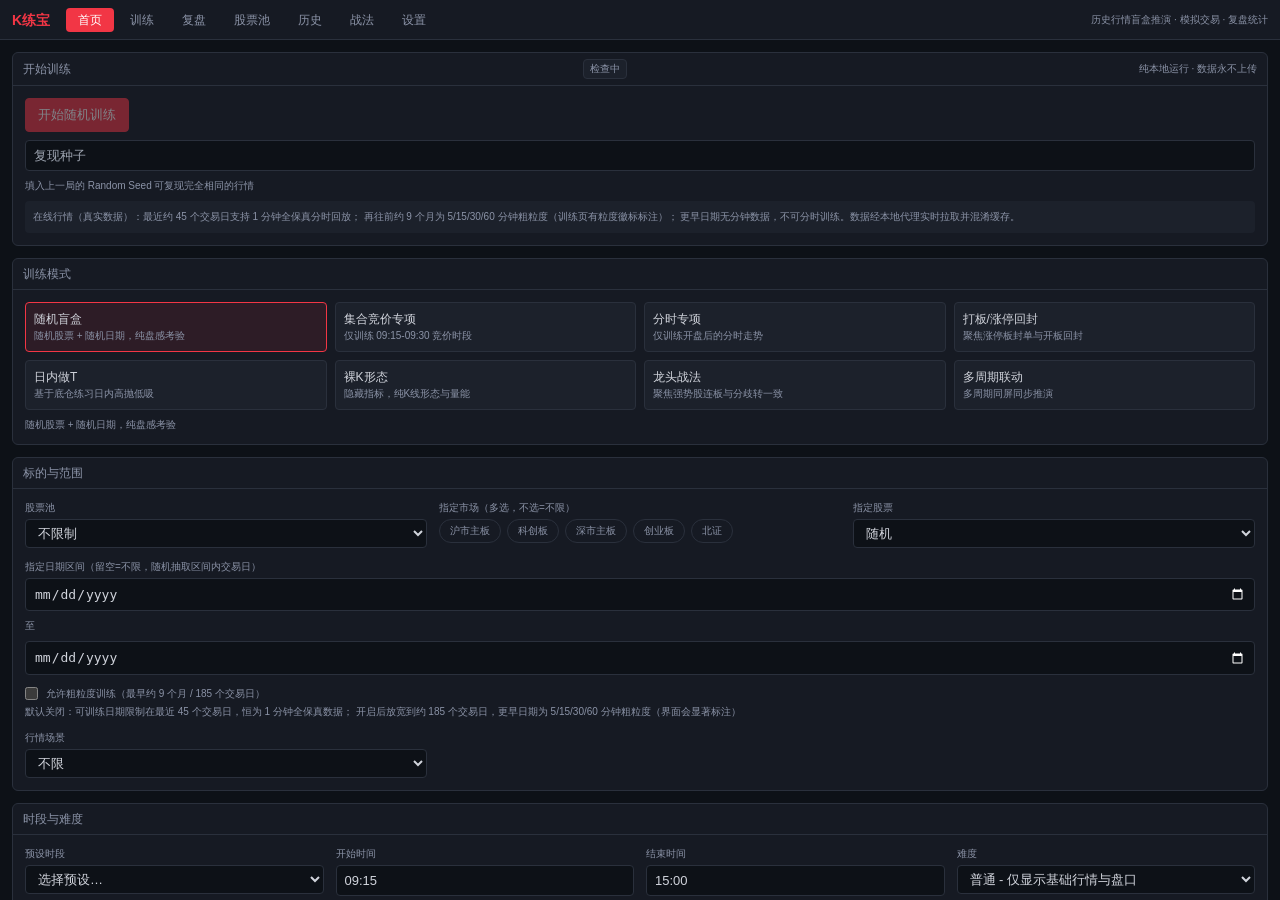
<file: ktrain/index.html>
<!DOCTYPE html>
<html lang="zh-CN">
<head>
    <meta charset="UTF-8" />
    <link rel="icon" type="image/svg+xml" href="./favicon.svg" />
    <meta name="viewport"
          content="width=device-width, initial-scale=1.0, maximum-scale=1.0, user-scalable=no, viewport-fit=cover" />
    <meta name="theme-color" content="#161a23" />
    <meta name="description" content="K练宝 - 历史行情盲盒推演 + 模拟交易 + 复盘统计的盘感训练系统" />
    <title>K练宝 - 盘感训练</title>
  <script type="module" crossorigin src="./assets/index-D0JvcDin.js"></script>
  <link rel="modulepreload" crossorigin href="./assets/vendor-CF4prh0V.js">
  <link rel="modulepreload" crossorigin href="./assets/charts-BUSuRXK4.js">
  <link rel="stylesheet" crossorigin href="./assets/index-Bx7gg40H.css">
<link rel="manifest" href="./manifest.webmanifest"><script id="vite-plugin-pwa:register-sw" src="./registerSW.js"></script></head>
<body>
    <div id="root"></div>
</body>
</html>
</file>
<file: ktrain/assets/index-Bx7gg40H.css>
*,:before,:after{--tw-border-spacing-x: 0;--tw-border-spacing-y: 0;--tw-translate-x: 0;--tw-translate-y: 0;--tw-rotate: 0;--tw-skew-x: 0;--tw-skew-y: 0;--tw-scale-x: 1;--tw-scale-y: 1;--tw-pan-x: ;--tw-pan-y: ;--tw-pinch-zoom: ;--tw-scroll-snap-strictness: proximity;--tw-gradient-from-position: ;--tw-gradient-via-position: ;--tw-gradient-to-position: ;--tw-ordinal: ;--tw-slashed-zero: ;--tw-numeric-figure: ;--tw-numeric-spacing: ;--tw-numeric-fraction: ;--tw-ring-inset: ;--tw-ring-offset-width: 0px;--tw-ring-offset-color: #fff;--tw-ring-color: rgb(59 130 246 / .5);--tw-ring-offset-shadow: 0 0 #0000;--tw-ring-shadow: 0 0 #0000;--tw-shadow: 0 0 #0000;--tw-shadow-colored: 0 0 #0000;--tw-blur: ;--tw-brightness: ;--tw-contrast: ;--tw-grayscale: ;--tw-hue-rotate: ;--tw-invert: ;--tw-saturate: ;--tw-sepia: ;--tw-drop-shadow: ;--tw-backdrop-blur: ;--tw-backdrop-brightness: ;--tw-backdrop-contrast: ;--tw-backdrop-grayscale: ;--tw-backdrop-hue-rotate: ;--tw-backdrop-invert: ;--tw-backdrop-opacity: ;--tw-backdrop-saturate: ;--tw-backdrop-sepia: ;--tw-contain-size: ;--tw-contain-layout: ;--tw-contain-paint: ;--tw-contain-style: }::backdrop{--tw-border-spacing-x: 0;--tw-border-spacing-y: 0;--tw-translate-x: 0;--tw-translate-y: 0;--tw-rotate: 0;--tw-skew-x: 0;--tw-skew-y: 0;--tw-scale-x: 1;--tw-scale-y: 1;--tw-pan-x: ;--tw-pan-y: ;--tw-pinch-zoom: ;--tw-scroll-snap-strictness: proximity;--tw-gradient-from-position: ;--tw-gradient-via-position: ;--tw-gradient-to-position: ;--tw-ordinal: ;--tw-slashed-zero: ;--tw-numeric-figure: ;--tw-numeric-spacing: ;--tw-numeric-fraction: ;--tw-ring-inset: ;--tw-ring-offset-width: 0px;--tw-ring-offset-color: #fff;--tw-ring-color: rgb(59 130 246 / .5);--tw-ring-offset-shadow: 0 0 #0000;--tw-ring-shadow: 0 0 #0000;--tw-shadow: 0 0 #0000;--tw-shadow-colored: 0 0 #0000;--tw-blur: ;--tw-brightness: ;--tw-contrast: ;--tw-grayscale: ;--tw-hue-rotate: ;--tw-invert: ;--tw-saturate: ;--tw-sepia: ;--tw-drop-shadow: ;--tw-backdrop-blur: ;--tw-backdrop-brightness: ;--tw-backdrop-contrast: ;--tw-backdrop-grayscale: ;--tw-backdrop-hue-rotate: ;--tw-backdrop-invert: ;--tw-backdrop-opacity: ;--tw-backdrop-saturate: ;--tw-backdrop-sepia: ;--tw-contain-size: ;--tw-contain-layout: ;--tw-contain-paint: ;--tw-contain-style: }*,:before,:after{box-sizing:border-box;border-width:0;border-style:solid;border-color:#e5e7eb}:before,:after{--tw-content: ""}html,:host{line-height:1.5;-webkit-text-size-adjust:100%;-moz-tab-size:4;-o-tab-size:4;tab-size:4;font-family:ui-sans-serif,system-ui,sans-serif,"Apple Color Emoji","Segoe UI Emoji",Segoe UI Symbol,"Noto Color Emoji";font-feature-settings:normal;font-variation-settings:normal;-webkit-tap-highlight-color:transparent}body{margin:0;line-height:inherit}hr{height:0;color:inherit;border-top-width:1px}abbr:where([title]){-webkit-text-decoration:underline dotted;text-decoration:underline dotted}h1,h2,h3,h4,h5,h6{font-size:inherit;font-weight:inherit}a{color:inherit;text-decoration:inherit}b,strong{font-weight:bolder}code,kbd,samp,pre{font-family:ui-monospace,SFMono-Regular,Menlo,Monaco,Consolas,Liberation Mono,Courier New,monospace;font-feature-settings:normal;font-variation-settings:normal;font-size:1em}small{font-size:80%}sub,sup{font-size:75%;line-height:0;position:relative;vertical-align:baseline}sub{bottom:-.25em}sup{top:-.5em}table{text-indent:0;border-color:inherit;border-collapse:collapse}button,input,optgroup,select,textarea{font-family:inherit;font-feature-settings:inherit;font-variation-settings:inherit;font-size:100%;font-weight:inherit;line-height:inherit;letter-spacing:inherit;color:inherit;margin:0;padding:0}button,select{text-transform:none}button,input:where([type=button]),input:where([type=reset]),input:where([type=submit]){-webkit-appearance:button;background-color:transparent;background-image:none}:-moz-focusring{outline:auto}:-moz-ui-invalid{box-shadow:none}progress{vertical-align:baseline}::-webkit-inner-spin-button,::-webkit-outer-spin-button{height:auto}[type=search]{-webkit-appearance:textfield;outline-offset:-2px}::-webkit-search-decoration{-webkit-appearance:none}::-webkit-file-upload-button{-webkit-appearance:button;font:inherit}summary{display:list-item}blockquote,dl,dd,h1,h2,h3,h4,h5,h6,hr,figure,p,pre{margin:0}fieldset{margin:0;padding:0}legend{padding:0}ol,ul,menu{list-style:none;margin:0;padding:0}dialog{padding:0}textarea{resize:vertical}input::-moz-placeholder,textarea::-moz-placeholder{opacity:1;color:#9ca3af}input::placeholder,textarea::placeholder{opacity:1;color:#9ca3af}button,[role=button]{cursor:pointer}:disabled{cursor:default}img,svg,video,canvas,audio,iframe,embed,object{display:block;vertical-align:middle}img,video{max-width:100%;height:auto}[hidden]:where(:not([hidden=until-found])){display:none}.pointer-events-none{pointer-events:none}.visible{visibility:visible}.fixed{position:fixed}.absolute{position:absolute}.relative{position:relative}.inset-0{top:0;right:0;bottom:0;left:0}.left-1{left:.25rem}.top-0{top:0}.top-1{top:.25rem}.z-10{z-index:10}.z-20{z-index:20}.z-50{z-index:50}.mx-auto{margin-left:auto;margin-right:auto}.my-1{margin-top:.25rem;margin-bottom:.25rem}.mb-1{margin-bottom:.25rem}.ml-1{margin-left:.25rem}.ml-auto{margin-left:auto}.mr-1{margin-right:.25rem}.mt-0\.5{margin-top:.125rem}.mt-1{margin-top:.25rem}.mt-2{margin-top:.5rem}.mt-3{margin-top:.75rem}.inline-block{display:inline-block}.flex{display:flex}.inline-flex{display:inline-flex}.table{display:table}.grid{display:grid}.hidden{display:none}.h-0\.5{height:.125rem}.h-1{height:.25rem}.h-10{height:2.5rem}.h-2{height:.5rem}.h-2\.5{height:.625rem}.h-24{height:6rem}.h-40{height:10rem}.h-\[34\%\]{height:34%}.h-\[88px\]{height:88px}.h-full{height:100%}.max-h-\[110px\]{max-height:110px}.max-h-\[224px\]{max-height:224px}.max-h-\[85vh\]{max-height:85vh}.min-h-0{min-height:0px}.min-h-\[120px\]{min-height:120px}.min-h-\[90px\]{min-height:90px}.\!w-14{width:3.5rem!important}.\!w-16{width:4rem!important}.w-10{width:2.5rem}.w-12{width:3rem}.w-14{width:3.5rem}.w-16{width:4rem}.w-2\.5{width:.625rem}.w-20{width:5rem}.w-24{width:6rem}.w-3{width:.75rem}.w-32{width:8rem}.w-8{width:2rem}.w-\[300px\]{width:300px}.w-full{width:100%}.min-w-0{min-width:0px}.min-w-\[60px\]{min-width:60px}.max-w-3xl{max-width:48rem}.max-w-4xl{max-width:56rem}.max-w-5xl{max-width:64rem}.max-w-lg{max-width:32rem}.flex-1{flex:1 1 0%}.shrink-0{flex-shrink:0}.transform{transform:translate(var(--tw-translate-x),var(--tw-translate-y)) rotate(var(--tw-rotate)) skew(var(--tw-skew-x)) skewY(var(--tw-skew-y)) scaleX(var(--tw-scale-x)) scaleY(var(--tw-scale-y))}@keyframes spin{to{transform:rotate(360deg)}}.animate-spin{animation:spin 1s linear infinite}.cursor-pointer{cursor:pointer}.resize{resize:both}.grid-cols-1{grid-template-columns:repeat(1,minmax(0,1fr))}.grid-cols-2{grid-template-columns:repeat(2,minmax(0,1fr))}.grid-cols-\[1\.2fr_1fr_1fr_auto\]{grid-template-columns:1.2fr 1fr 1fr auto}.flex-col{flex-direction:column}.flex-wrap{flex-wrap:wrap}.items-end{align-items:flex-end}.items-center{align-items:center}.items-baseline{align-items:baseline}.justify-end{justify-content:flex-end}.justify-center{justify-content:center}.justify-between{justify-content:space-between}.gap-0\.5{gap:.125rem}.gap-1{gap:.25rem}.gap-1\.5{gap:.375rem}.gap-2{gap:.5rem}.gap-3{gap:.75rem}.gap-4{gap:1rem}.gap-px{gap:1px}.gap-y-1{row-gap:.25rem}.self-start{align-self:flex-start}.self-end{align-self:flex-end}.overflow-auto{overflow:auto}.overflow-hidden{overflow:hidden}.overflow-y-auto{overflow-y:auto}.truncate{overflow:hidden;text-overflow:ellipsis;white-space:nowrap}.whitespace-nowrap{white-space:nowrap}.break-all{word-break:break-all}.rounded{border-radius:.25rem}.rounded-full{border-radius:9999px}.border{border-width:1px}.border-2{border-width:2px}.border-y{border-top-width:1px;border-bottom-width:1px}.border-b{border-bottom-width:1px}.border-b-2{border-bottom-width:2px}.border-l{border-left-width:1px}.border-t{border-top-width:1px}.border-current{border-color:currentColor}.border-down\/30{border-color:#0eb3764d}.border-term-border{--tw-border-opacity: 1;border-color:rgb(42 48 60 / var(--tw-border-opacity, 1))}.border-up{--tw-border-opacity: 1;border-color:rgb(242 54 69 / var(--tw-border-opacity, 1))}.border-up\/30{border-color:#f236454d}.border-yellow-500\/30{border-color:#eab3084d}.border-t-transparent{border-top-color:transparent}.bg-black\/60{background-color:#0009}.bg-down\/15{background-color:#0eb37626}.bg-term-bg{--tw-bg-opacity: 1;background-color:rgb(13 17 23 / var(--tw-bg-opacity, 1))}.bg-term-border{--tw-bg-opacity: 1;background-color:rgb(42 48 60 / var(--tw-bg-opacity, 1))}.bg-term-card{--tw-bg-opacity: 1;background-color:rgb(28 33 43 / var(--tw-bg-opacity, 1))}.bg-term-panel{--tw-bg-opacity: 1;background-color:rgb(22 26 35 / var(--tw-bg-opacity, 1))}.bg-term-panel\/95{background-color:#161a23f2}.bg-up{--tw-bg-opacity: 1;background-color:rgb(242 54 69 / var(--tw-bg-opacity, 1))}.bg-up\/10{background-color:#f236451a}.bg-up\/15{background-color:#f2364526}.bg-up\/70{background-color:#f23645b3}.bg-yellow-500\/15{background-color:#eab30826}.p-1\.5{padding:.375rem}.p-2{padding:.5rem}.p-3{padding:.75rem}.p-4{padding:1rem}.px-1{padding-left:.25rem;padding-right:.25rem}.px-1\.5{padding-left:.375rem;padding-right:.375rem}.px-2{padding-left:.5rem;padding-right:.5rem}.px-2\.5{padding-left:.625rem;padding-right:.625rem}.px-3{padding-left:.75rem;padding-right:.75rem}.py-0{padding-top:0;padding-bottom:0}.py-0\.5{padding-top:.125rem;padding-bottom:.125rem}.py-1{padding-top:.25rem;padding-bottom:.25rem}.py-1\.5{padding-top:.375rem;padding-bottom:.375rem}.py-2{padding-top:.5rem;padding-bottom:.5rem}.py-3{padding-top:.75rem;padding-bottom:.75rem}.py-\[1px\]{padding-top:1px;padding-bottom:1px}.py-\[2px\]{padding-top:2px;padding-bottom:2px}.pb-1{padding-bottom:.25rem}.pr-2{padding-right:.5rem}.pt-0{padding-top:0}.pt-1{padding-top:.25rem}.pt-2{padding-top:.5rem}.text-left{text-align:left}.text-right{text-align:right}.align-\[-2px\]{vertical-align:-2px}.font-mono{font-family:ui-monospace,SFMono-Regular,Menlo,Monaco,Consolas,Liberation Mono,Courier New,monospace}.text-2xl{font-size:1.5rem;line-height:2rem}.text-2xs{font-size:10px;line-height:14px}.text-base{font-size:1rem;line-height:1.5rem}.text-lg{font-size:1.125rem;line-height:1.75rem}.text-sm{font-size:.875rem;line-height:1.25rem}.text-xl{font-size:1.25rem;line-height:1.75rem}.text-xs{font-size:.75rem;line-height:1rem}.font-semibold{font-weight:600}.leading-\[1\.7\]{line-height:1.7}.leading-none{line-height:1}.leading-relaxed{line-height:1.625}.leading-snug{line-height:1.375}.leading-tight{line-height:1.25}.text-down{--tw-text-opacity: 1;color:rgb(14 179 118 / var(--tw-text-opacity, 1))}.text-term-sub{--tw-text-opacity: 1;color:rgb(139 147 167 / var(--tw-text-opacity, 1))}.text-term-text{--tw-text-opacity: 1;color:rgb(209 212 220 / var(--tw-text-opacity, 1))}.text-up{--tw-text-opacity: 1;color:rgb(242 54 69 / var(--tw-text-opacity, 1))}.text-white{--tw-text-opacity: 1;color:rgb(255 255 255 / var(--tw-text-opacity, 1))}.text-yellow-400{--tw-text-opacity: 1;color:rgb(250 204 21 / var(--tw-text-opacity, 1))}.accent-\[\#F23645\]{accent-color:#F23645}.opacity-70{opacity:.7}.shadow-lg{--tw-shadow: 0 10px 15px -3px rgb(0 0 0 / .1), 0 4px 6px -4px rgb(0 0 0 / .1);--tw-shadow-colored: 0 10px 15px -3px var(--tw-shadow-color), 0 4px 6px -4px var(--tw-shadow-color);box-shadow:var(--tw-ring-offset-shadow, 0 0 #0000),var(--tw-ring-shadow, 0 0 #0000),var(--tw-shadow)}.filter{filter:var(--tw-blur) var(--tw-brightness) var(--tw-contrast) var(--tw-grayscale) var(--tw-hue-rotate) var(--tw-invert) var(--tw-saturate) var(--tw-sepia) var(--tw-drop-shadow)}.transition{transition-property:color,background-color,border-color,text-decoration-color,fill,stroke,opacity,box-shadow,transform,filter,backdrop-filter;transition-timing-function:cubic-bezier(.4,0,.2,1);transition-duration:.15s}:root{color-scheme:dark}html,body,#root{height:100%;margin:0}body{background:#0d1117;color:#d1d4dc;font-family:-apple-system,BlinkMacSystemFont,Segoe UI,PingFang SC,Microsoft YaHei,sans-serif;font-size:13px;-webkit-font-smoothing:antialiased;-webkit-tap-highlight-color:transparent}.num{font-variant-numeric:tabular-nums;font-family:DIN Alternate,Consolas,Menlo,monospace}.c-up{color:#f23645}.c-down{color:#0eb376}.c-flat{color:#d1d4dc}.c-avg{color:#ffb800}.panel{background:#161a23;border:1px solid #2a303c;border-radius:6px}.panel-head{padding:6px 10px;border-bottom:1px solid #2a303c;font-size:12px;color:#8b93a7;display:flex;align-items:center;justify-content:space-between}.btn{border-radius:4px;padding:6px 12px;font-size:13px;border:1px solid #2a303c;background:#1c212b;color:#d1d4dc;cursor:pointer;transition:all .12s;-webkit-user-select:none;-moz-user-select:none;user-select:none}.btn:hover{border-color:#3d4657;background:#232a36}.btn:active{transform:translateY(1px)}.btn-primary{background:#f23645;border-color:#f23645;color:#fff}.btn-primary:hover{background:#ff4757;border-color:#ff4757}.btn-sell{background:#0eb376;border-color:#0eb376;color:#fff}.btn-sell:hover{background:#16c98a;border-color:#16c98a}.btn:disabled{opacity:.45;cursor:not-allowed}.input{background:#0d1117;border:1px solid #2a303c;border-radius:4px;padding:5px 8px;color:#d1d4dc;font-size:13px;outline:none;width:100%}.input:focus{border-color:#4c8bf5}select.input{cursor:pointer}.tbl{width:100%;border-collapse:collapse;font-size:12px}.tbl th{color:#8b93a7;font-weight:400;text-align:right;padding:4px 6px;border-bottom:1px solid #2a303c;white-space:nowrap}.tbl td{padding:4px 6px;text-align:right;border-bottom:1px solid #1f2530;white-space:nowrap}.tbl th:first-child,.tbl td:first-child{text-align:left}::-webkit-scrollbar{width:6px;height:6px}::-webkit-scrollbar-thumb{background:#2a303c;border-radius:3px}::-webkit-scrollbar-track{background:transparent}.safe-bottom{padding-bottom:env(safe-area-inset-bottom,0px)}@keyframes flash-up{0%{background-color:#f2364559}to{background-color:transparent}}@keyframes flash-down{0%{background-color:#0eb37659}to{background-color:transparent}}.flash-up{animation:flash-up .45s ease-out}.flash-down{animation:flash-down .45s ease-out}.hover\:border-up\/50:hover{border-color:#f2364580}.hover\:bg-up\/10:hover{background-color:#f236451a}.hover\:text-down:hover{--tw-text-opacity: 1;color:rgb(14 179 118 / var(--tw-text-opacity, 1))}.hover\:text-term-text:hover{--tw-text-opacity: 1;color:rgb(209 212 220 / var(--tw-text-opacity, 1))}@media (min-width: 640px){.sm\:col-span-2{grid-column:span 2 / span 2}.sm\:grid-cols-2{grid-template-columns:repeat(2,minmax(0,1fr))}.sm\:grid-cols-3{grid-template-columns:repeat(3,minmax(0,1fr))}.sm\:flex-nowrap{flex-wrap:nowrap}}@media (min-width: 1024px){.lg\:col-span-3{grid-column:span 3 / span 3}.lg\:grid-cols-3{grid-template-columns:repeat(3,minmax(0,1fr))}.lg\:grid-cols-4{grid-template-columns:repeat(4,minmax(0,1fr))}}
</file>
